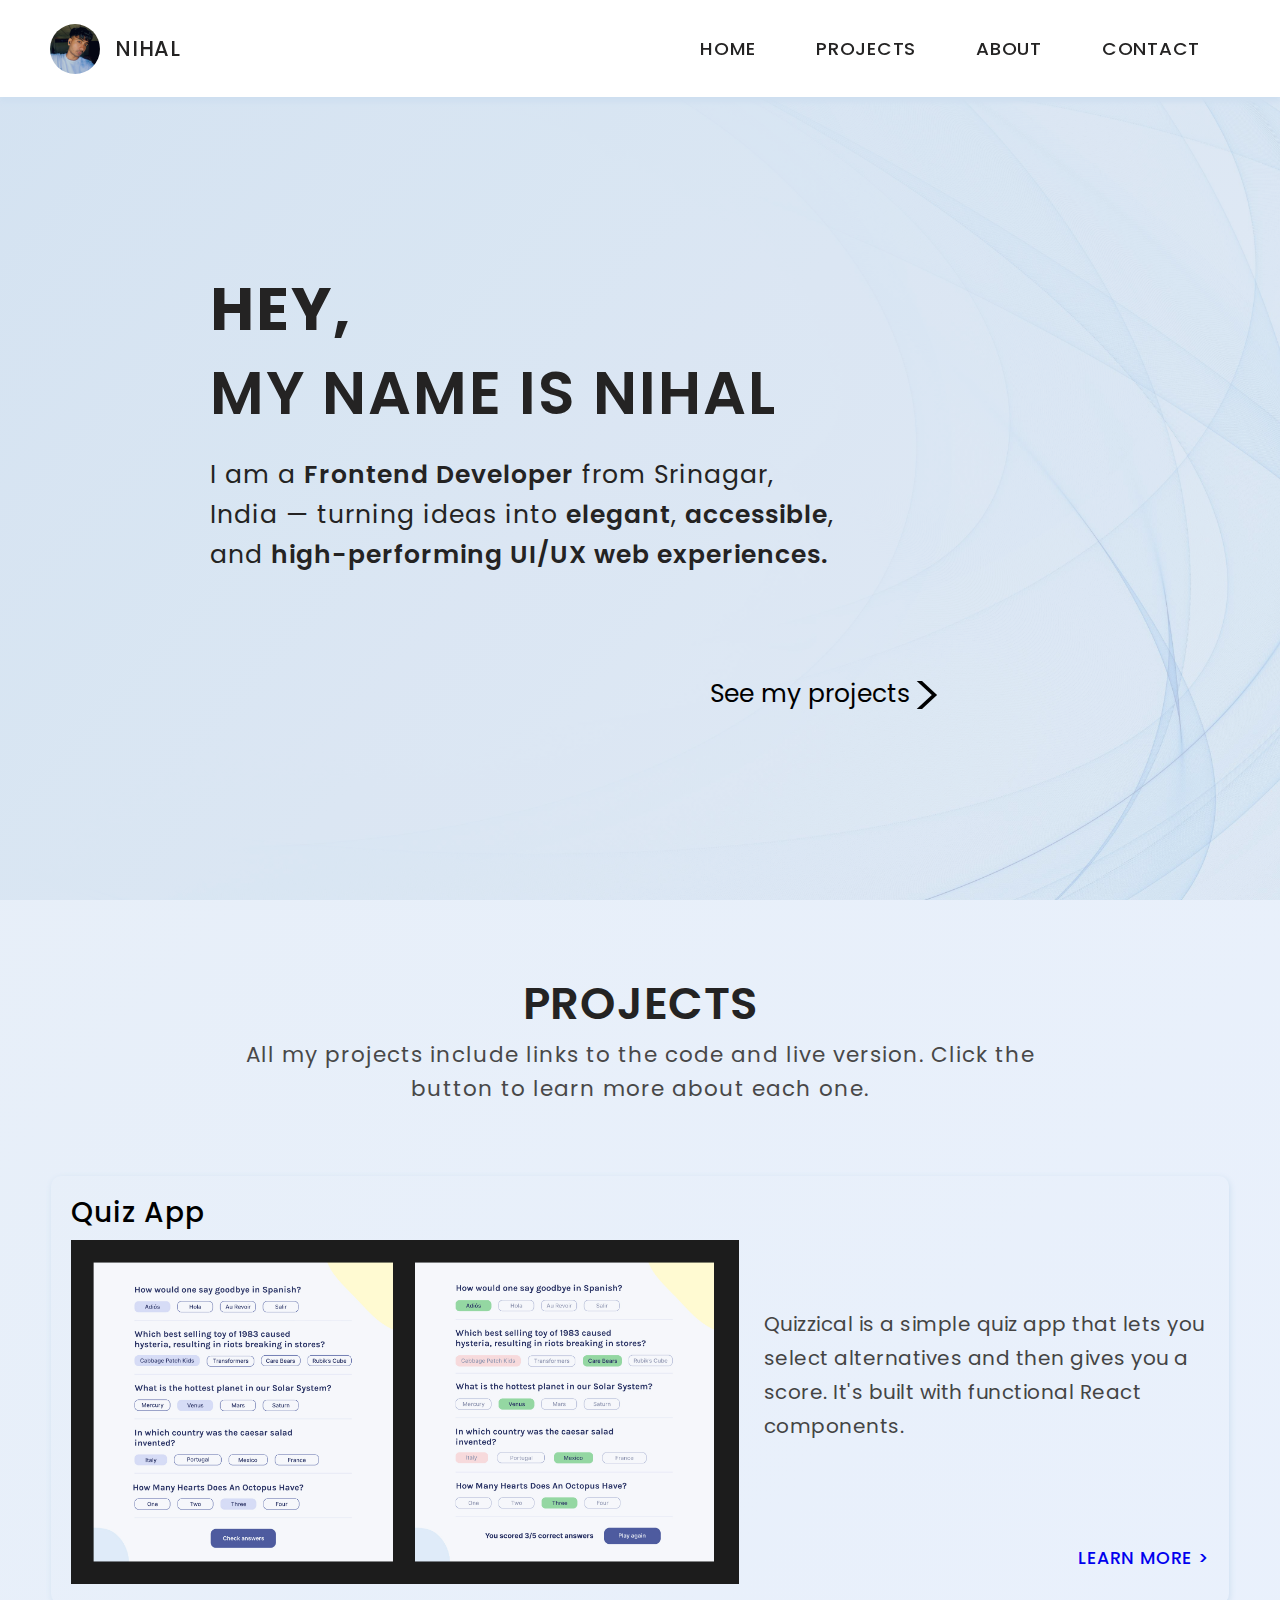
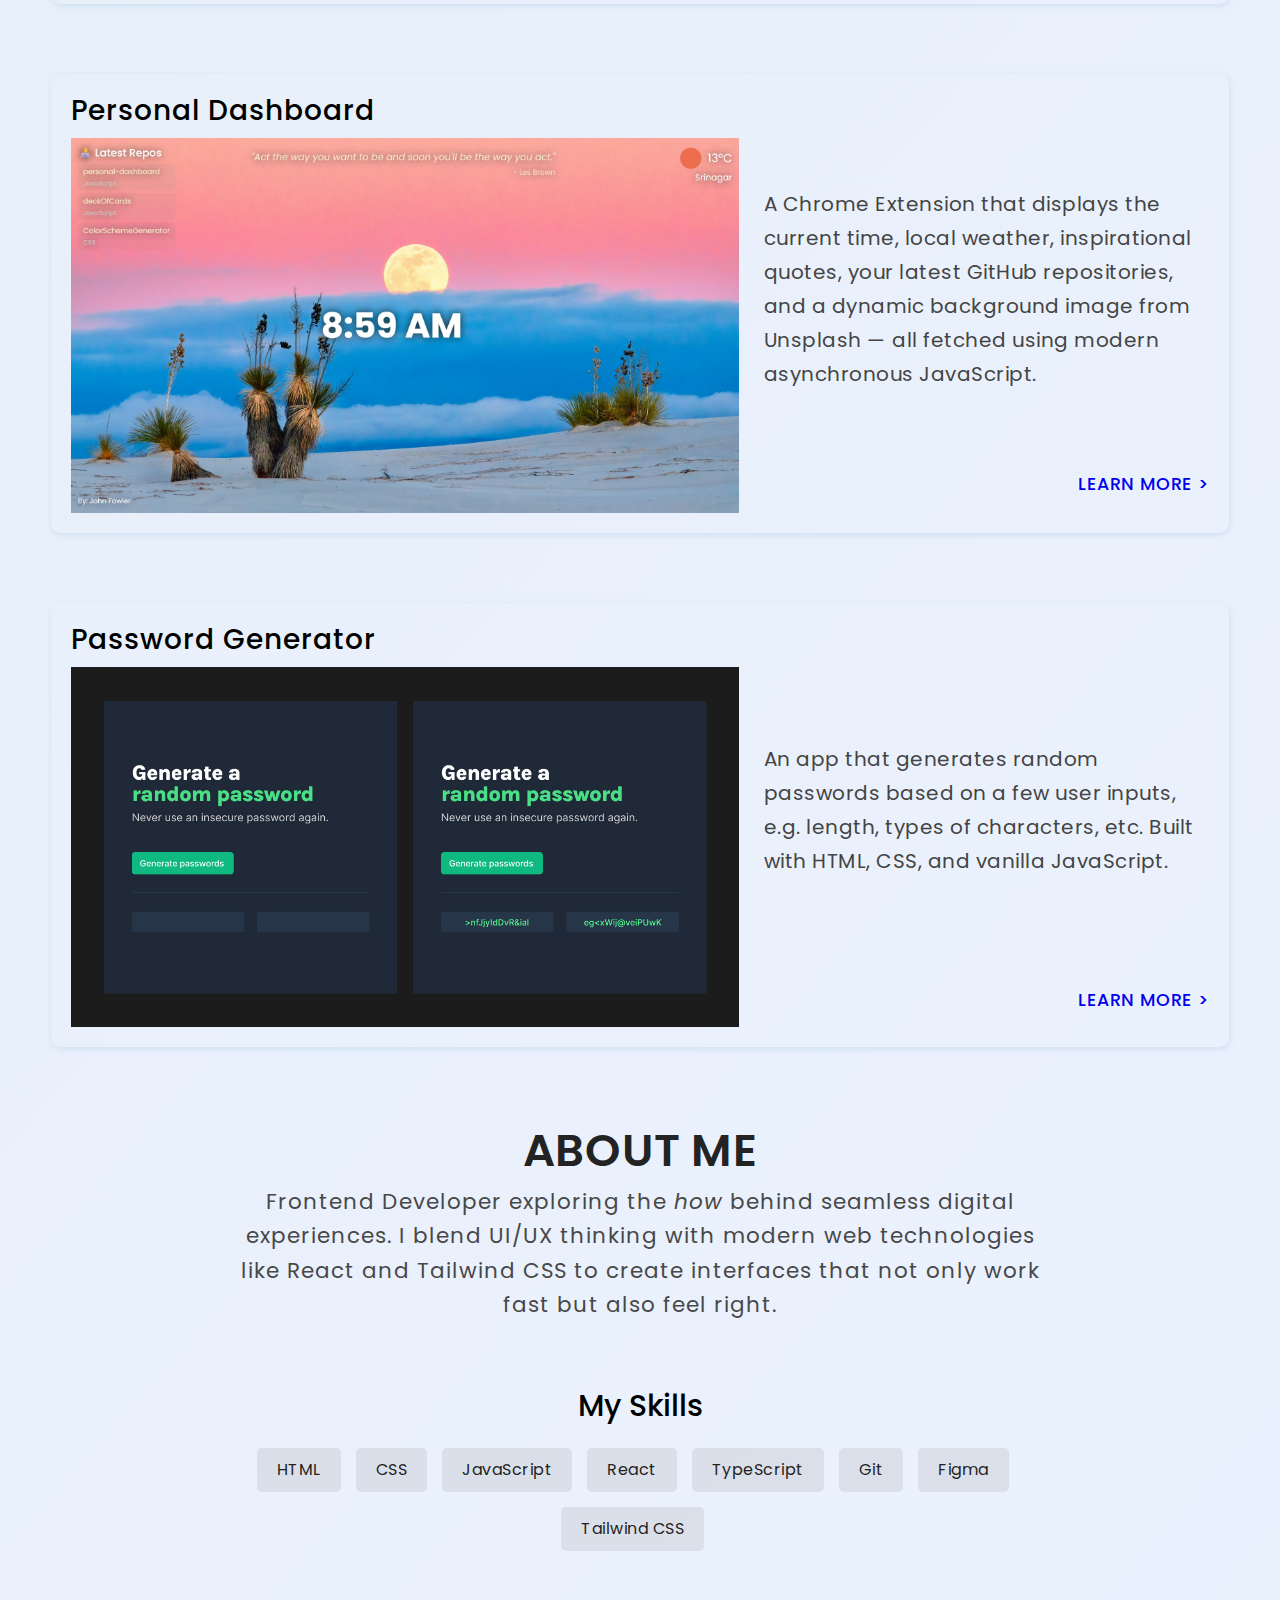
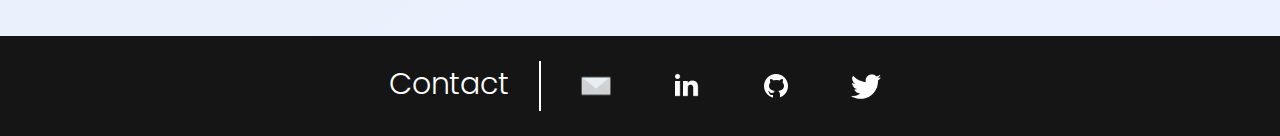
<file: index.html>
<!DOCTYPE html>
<html lang="en">

<head>
  <meta charset="UTF-8" />
  <meta name="viewport" content="width=device-width, initial-scale=1.0" />
  <meta http-equiv="X-UA-Compatible" content="ie=edge" />
  <title>Portfolio</title>
  <meta name="description" content="Portfolio Template for Developer" />

  <link rel="stylesheet" href="css/style.css" />

  <link rel="preconnect" href="https://fonts.googleapis.com">
  <link rel="preconnect" href="https://fonts.gstatic.com" crossorigin>
  <link
    href="https://fonts.googleapis.com/css2?family=Montserrat:ital,wght@0,100..900;1,100..900&family=Poppins:ital,wght@0,300;0,400;1,300&display=swap"
    rel="stylesheet">
</head>

<body>
  <header class="header">
    <div class="header__logo-container">
      <div class="header__logo-img-cont">
        <img src="./assets/img/avatar.jpg" alt="Nihal Logo Image" class="header__logo-img" />
      </div>
      <p class="header__logo-sub">Nihal</p>
    </div>
    <div id="ham-menu">
      <img src="./assets/svg/ham-menu.svg" alt="hamburger menu" class="open hm" id="menu-btn" />
    </div>
    <nav class="header__main" id="nav">
      <img src="./assets/svg/ham-menu-close.svg" alt="hamburger menu close" class="exit hm hm2" id="close-btn" />
      <ul class="header__links">
        <li>
          <a href="./index.html" class="header__link"> Home </a>
        </li>
        <li>
          <a href="./index.html#projects" class="header__link"> Projects </a>
        </li>
        <li>
          <a href="./index.html#about" class="header__link">About </a>
        </li>
        <li>
          <a href="./index.html#contact" class="header__link"> Contact </a>
        </li>
      </ul>
    </nav>
  </header>

  <section class="home-hero">
    <div class="home-hero__content">
      <h1 class="heading-primary">
        <span class="namespan">Hey,</span> My name is Nihal
      </h1>
      <p class="home-hero__info">
        I am a <strong> Frontend Developer</strong> from Srinagar, India —
        turning ideas into <strong>elegant</strong>,
        <strong>accessible</strong>, and
        <strong>high-performing UI/UX web experiences.</strong>
      </p>
      <div class="home-hero__cta">
        <a href="./#projects" class="next-section">See my projects <span class="inspan"> > </span>
        </a>
      </div>
    </div>
  </section>

  <section id="projects">
    <div class="main-container">
      <h2 class="heading heading-sec heading-sec__mb-bg">
        <span class="heading-sec__main">Projects</span>
        <span class="heading-sec__sub">
          All my projects include links to the code and live version. Click
          the button to learn more about each one.
        </span>
      </h2>

      <div class="projects__content">
        <div class="projects__row">
          <div class="projects__row-img-cont">
            <h3 class="projects__row-content-title">Quiz App</h3>
            <img src="./assets/img/quiz.jpg" alt="Software Screenshot" class="projects__row-img" loading="lazy" />
          </div>
          <div class="projects__row-content">
            <a href="./Pages/project-1.html" class="learnmore">Learn more ></a>
            <p class="projects__row-content-desc">
              Quizzical is a simple quiz app that lets you select alternatives
              and then gives you a score. It's built with functional React
              components.
            </p>
          </div>
        </div>

        <div class="projects__row">
          <div class="projects__row-img-cont">
            <h3 class="projects__row-content-title">Personal Dashboard</h3>
            <img src="./assets/img/dashboard.webp" alt="Software Screenshot" class="projects__row-img" loading="lazy" />
          </div>
          <div class="projects__row-content">
            <a href="./Pages/project-2.html" class="learnmore">Learn more ></a>
            <p class="projects__row-content-desc">
              A Chrome Extension that displays the current time, local
              weather, inspirational quotes, your latest GitHub repositories,
              and a dynamic background image from Unsplash — all fetched using
              modern asynchronous JavaScript.
            </p>
          </div>
        </div>
        <div class="projects__row">
          <div class="projects__row-img-cont">
            <h3 class="projects__row-content-title">Password Generator</h3>

            <img src="./assets/img/password.jpg" alt="Software Screenshot" class="projects__row-img" loading="lazy" />
          </div>
          <div class="projects__row-content">
            <a href="./Pages/project-3.html" class="learnmore">Learn more ></a>
            <p class="projects__row-content-desc">
              An app that generates random passwords based on a few user
              inputs, e.g. length, types of characters, etc. Built with HTML,
              CSS, and vanilla JavaScript.
            </p>
          </div>
        </div>
      </div>
    </div>
  </section>

  <section id="about" class="about">
    <div class="main-container">
      <h2 class="heading heading-sec heading-sec__mb-med">
        <span class="heading-sec__main">About Me</span>
        <span class="heading-sec__sub">
          <p>
            Frontend Developer exploring the <em>how</em> behind seamless
            digital experiences. I blend UI/UX thinking with modern web
            technologies like React and Tailwind CSS to create interfaces that
            not only work fast but also feel right.
          </p>
        </span>
      </h2>
      <div class="about__content">
        <div class="about__content-skills">
          <h3 class="about__content-title">My Skills</h3>
          <div class="skills">
            <div class="skills__skill">HTML</div>
            <div class="skills__skill">CSS</div>
            <div class="skills__skill">JavaScript</div>
            <div class="skills__skill">React</div>
            <div class="skills__skill">TypeScript</div>
            <div class="skills__skill">Git</div>
            <div class="skills__skill">Figma</div>
            <div class="skills__skill">Tailwind CSS</div>
          </div>
        </div>
      </div>
    </div>
  </section>

  <footer id="contact" class="contact">
    <div class="foot">
      <h2>Contact</h2>
      <div class="main-footer__social-cont">
        <a target="_blank" rel="noreferrer" href="mailto:nihalonly772@gmail.com" class="social-icon">
          <img class="main-footer__icon main-footer__icon--mr-none" src="./assets/img/envelope_481658.png" alt="icon"
            loading="lazy" />
        </a>
        <a target="_blank" rel="noreferrer" href="https://www.linkedin.com/feed/" class="social-icon">
          <img class="main-footer__icon" src="./assets/img/linkedin-ico.png" alt="icon" loading="lazy" />
        </a>
        <a target="_blank" rel="noreferrer" href="https://github.com/nihal1434" class="social-icon">
          <img class="main-footer__icon" src="./assets/img/github-ico.png" alt="icon" loading="lazy" />
        </a>
        <a target="_blank" rel="noreferrer" href="https://x.com/NameisKurosaki" class="social-icon">
          <img class="main-footer__icon" src="./assets/img/twitter-ico.png" alt="icon" loading="lazy" />
        </a>
      </div>
    </div>
  </footer>
  <script src="./index.js" defer></script>
</body>

</html>
</file>
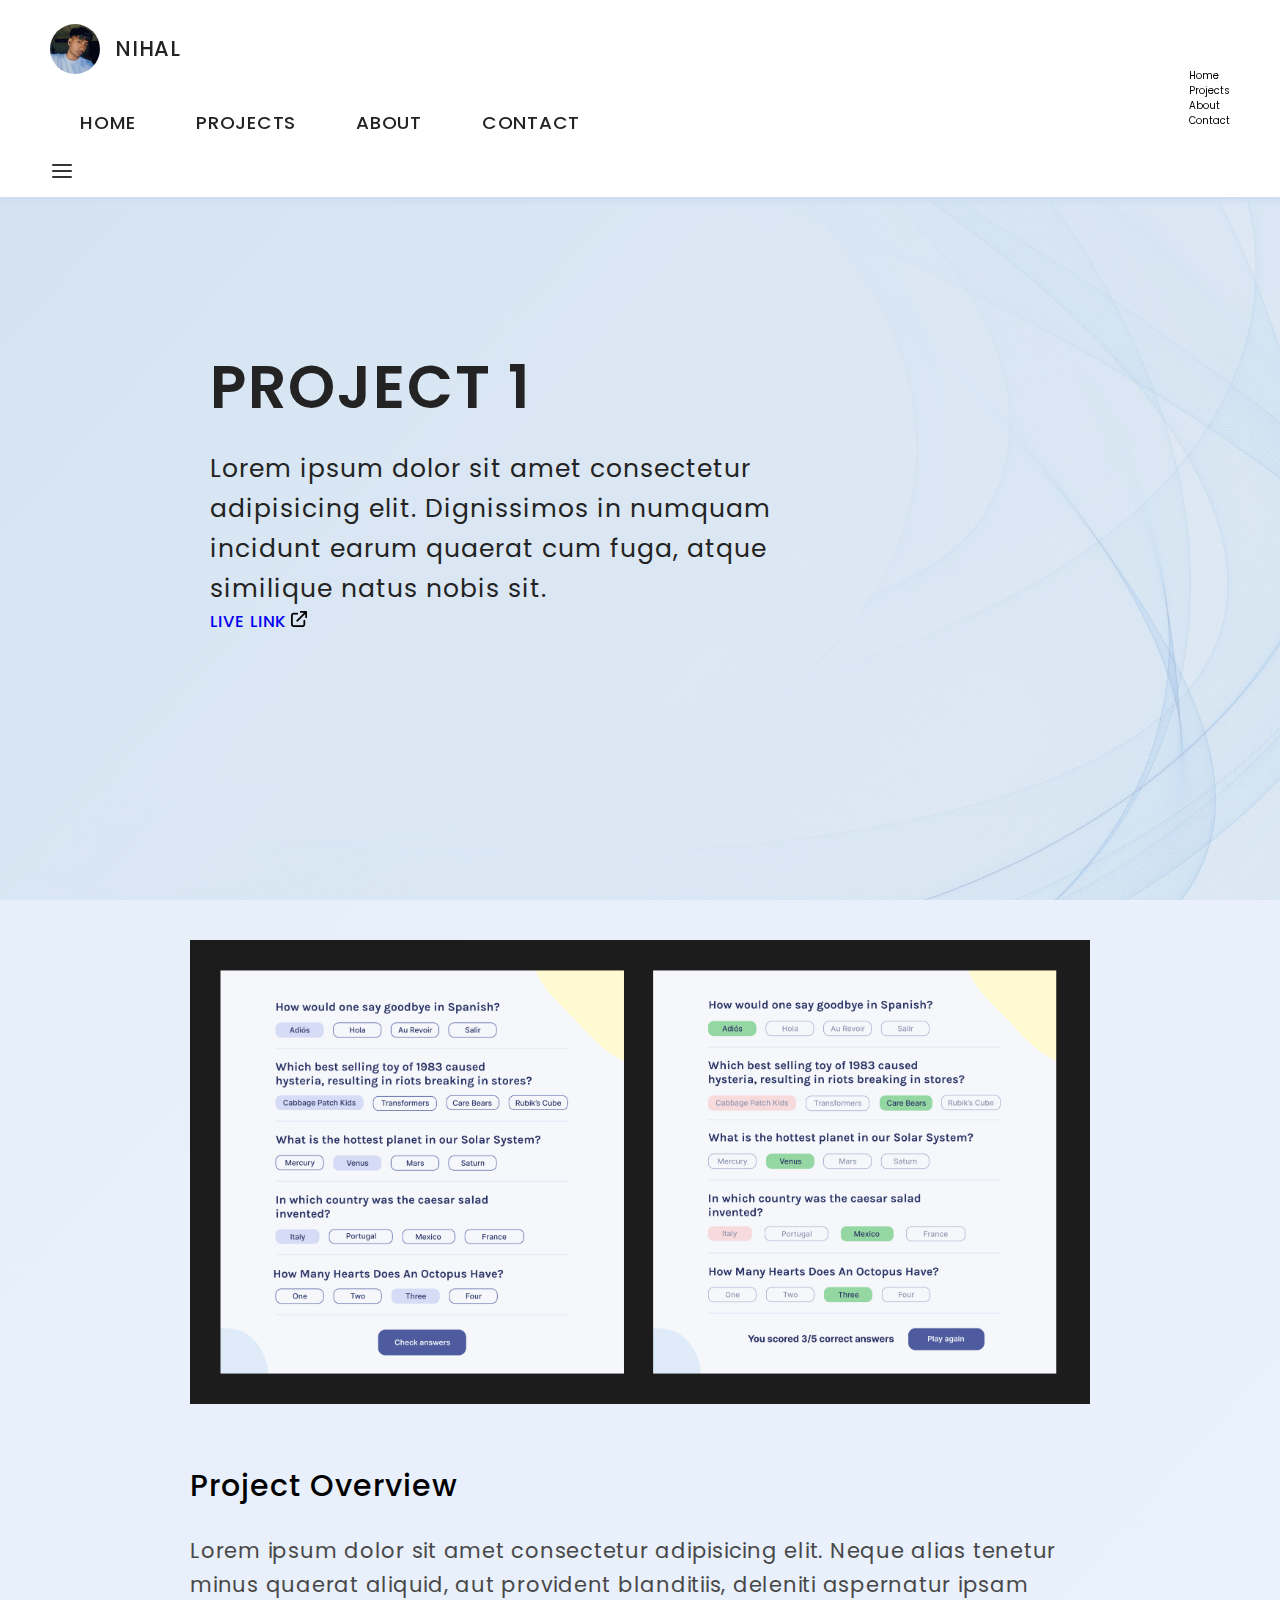
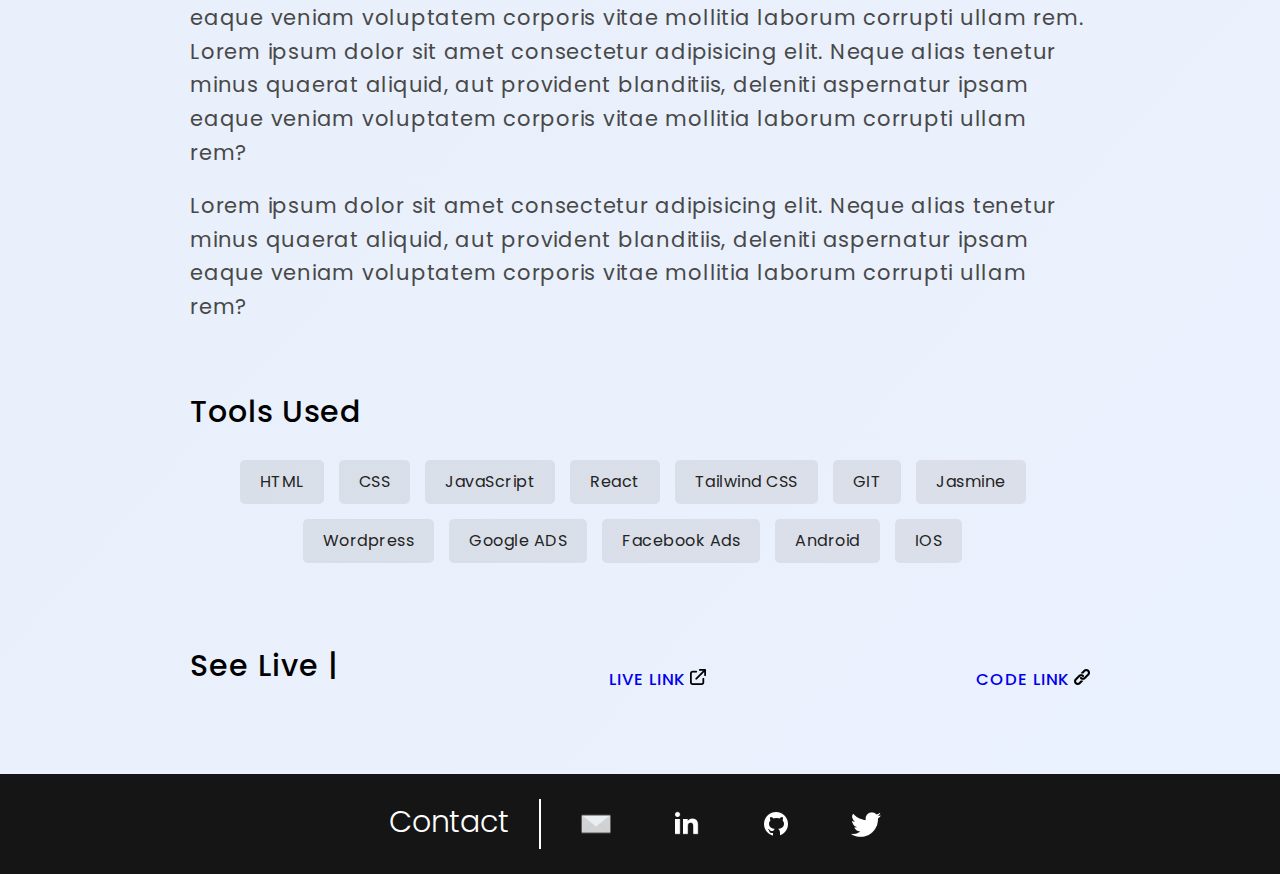
<file: Pages/project-1.html>
<!DOCTYPE html>
<html lang="en">
  <head>
    <meta charset="UTF-8" />
    <meta name="viewport" content="width=device-width, initial-scale=1.0" />
    <meta http-equiv="X-UA-Compatible" content="ie=edge" />
    <title>Case Study of Project 1</title>
    <meta name="description" content="Case study page of Project" />
    <link rel="stylesheet" href="../css/style.css" />
    <link rel="preconnect" href="https://fonts.googleapis.com" />
    <link rel="preconnect" href="https://fonts.gstatic.com" crossorigin />
    <link
      href="https://fonts.googleapis.com/css2?family=Poppins:ital,wght@0,100;0,200;0,300;0,400;0,500;0,600;0,700;0,800;0,900;1,100;1,200;1,300;1,400;1,500;1,600;1,700;1,800;1,900&display=swap"
      rel="stylesheet"
    />
  </head>
  <body>
    <header class="header">
      <div class="header__content">
        <div class="header__logo-container">
          <div class="header__logo-img-cont">
            <img
              src="../assets/img/avatar.jpg"
              alt="Ram Maheshwari Logo Image"
              class="header__logo-img"
            />
          </div>
          <span class="header__logo-sub">Nihal</span>
        </div>
        <div class="header__main">
          <ul class="header__links">
            <li class="header__link-wrapper">
              <a href="../index.html" class="header__link"> Home </a>
            </li>
            <li class="header__link-wrapper">
              <a href="../index.html#projects" class="header__link">
                Projects
              </a>
            </li>

            <li class="header__link-wrapper">
              <a href="../index.html#about" class="header__link">About </a>
            </li>

            <li class="header__link-wrapper">
              <a href="../index.html#contact" class="header__link"> Contact </a>
            </li>
          </ul>
          <div class="header__main-ham-menu-cont">
            <img
              src="../assets/svg/ham-menu.svg"
              alt="hamburger menu"
              class="header__main-ham-menu"
            />
            <img
              src="../assets/svg/ham-menu-close.svg"
              alt="hamburger menu close"
              class="header__main-ham-menu-close d-none"
            />
          </div>
        </div>
      </div>
      <div class="header__sm-menu">
        <div class="header__sm-menu-content">
          <ul class="header__sm-menu-links">
            <li class="header__sm-menu-link">
              <a href="../index.html"> Home </a>
            </li>

            <li class="header__sm-menu-link">
              <a href="../index.html#projects"> Projects </a>
            </li>

            <li class="header__sm-menu-link">
              <a href="../index.html#about"> About </a>
            </li>

            <li class="header__sm-menu-link">
              <a href="../index.html#contact"> Contact </a>
            </li>
          </ul>
        </div>
      </div>
    </header>
    <section class="home-hero">
      <div class="home-hero__content">
        <h1 class="heading-primary projecth">Project 1</h1>

        <p class="text-primary home-hero__info">
          Lorem ipsum dolor sit amet consectetur adipisicing elit. Dignissimos
          in numquam incidunt earum quaerat cum fuga, atque similique natus
          nobis sit.
          <a href="#" target="_blank" class="livelink"
            >Live Link
            <img src="../assets/img/external-link.png" class="externallink" />
          </a>
        </p>
      </div>
    </section>
    <section class="project-details">
      <div class="main-container projectc">
        <div class="project-details__content">
          <div class="project-details__showcase-img-cont">
            <img
              src="../assets/img/quiz.jpg"
              alt="Project Image"
              class="project-details__showcase-img"
            />
          </div>
          <div class="project-details__content-main">
            <div class="project-details__desc">
              <h3 class="project-details__content-title">Project Overview</h3>
              <p class="project-details__desc-para">
                Lorem ipsum dolor sit amet consectetur adipisicing elit. Neque
                alias tenetur minus quaerat aliquid, aut provident blanditiis,
                deleniti aspernatur ipsam eaque veniam voluptatem corporis vitae
                mollitia laborum corrupti ullam rem. Lorem ipsum dolor sit amet
                consectetur adipisicing elit. Neque alias tenetur minus quaerat
                aliquid, aut provident blanditiis, deleniti aspernatur ipsam
                eaque veniam voluptatem corporis vitae mollitia laborum corrupti
                ullam rem?
              </p>
              <p class="project-details__desc-para">
                Lorem ipsum dolor sit amet consectetur adipisicing elit. Neque
                alias tenetur minus quaerat aliquid, aut provident blanditiis,
                deleniti aspernatur ipsam eaque veniam voluptatem corporis vitae
                mollitia laborum corrupti ullam rem?
              </p>
            </div>
            <div class="project-details__tools-used">
              <h3 class="project-details__content-title">Tools Used</h3>
              <div class="skills">
                <div class="skills__skill">HTML</div>
                <div class="skills__skill">CSS</div>
                <div class="skills__skill">JavaScript</div>
                <div class="skills__skill">React</div>
                <div class="skills__skill">Tailwind CSS</div>
                <div class="skills__skill">GIT</div>
                <div class="skills__skill">Jasmine</div>
                <div class="skills__skill">Wordpress</div>
                <div class="skills__skill">Google ADS</div>
                <div class="skills__skill">Facebook Ads</div>
                <div class="skills__skill">Android</div>
                <div class="skills__skill">IOS</div>
              </div>
            </div>
            <div class="project-details__links">
              <h3 class="project-details__content-title">See Live |</h3>
              <a href="#" target="_blank" class="livelink"
                >Live Link
                <img src="../assets/img/external-link.png" class="externallink" />
              </a>
              <a href="#" target="_blank" class="livelink"
                >Code Link
                <img src="../assets/img/link.png" class="externallink" />
              </a>
            </div>
          </div>
        </div>
      </div>
    </section>
    <footer id="contact" class="contact">
      <div class="foot">
        <h2>Contact</h2>
        <div class="main-footer__social-cont">
          <a
            target="_blank"
            rel="noreferrer"
            href="mailto:nihalonly772@gmail.com"
            class="social-icon"
          >
            <img
              class="main-footer__icon main-footer__icon--mr-none"
              src="../assets/img/envelope_481658.png"
              alt="icon"
            />
          </a>
          <a
            target="_blank"
            rel="noreferrer"
            href="https://www.linkedin.com/feed/"
            class="social-icon"
          >
            <img
              class="main-footer__icon"
              src="../assets/img/linkedin-ico.png"
              alt="icon"
            />
          </a>
          <a
            target="_blank"
            rel="noreferrer"
            href="https://github.com/nihal1434"
            class="social-icon"
          >
            <img
              class="main-footer__icon"
              src="../assets/img/github-ico.png"
              alt="icon"
            />
          </a>
          <a
            target="_blank"
            rel="noreferrer"
            href="https://x.com/NameisKurosaki"
            class="social-icon"
          >
            <img
              class="main-footer__icon"
              src="../assets/img/twitter-ico.png"
              alt="icon"
            />
          </a>
        </div>
      </div>
    </footer>
    <script src="../index.js"></script>
  </body>
</html>
</file>
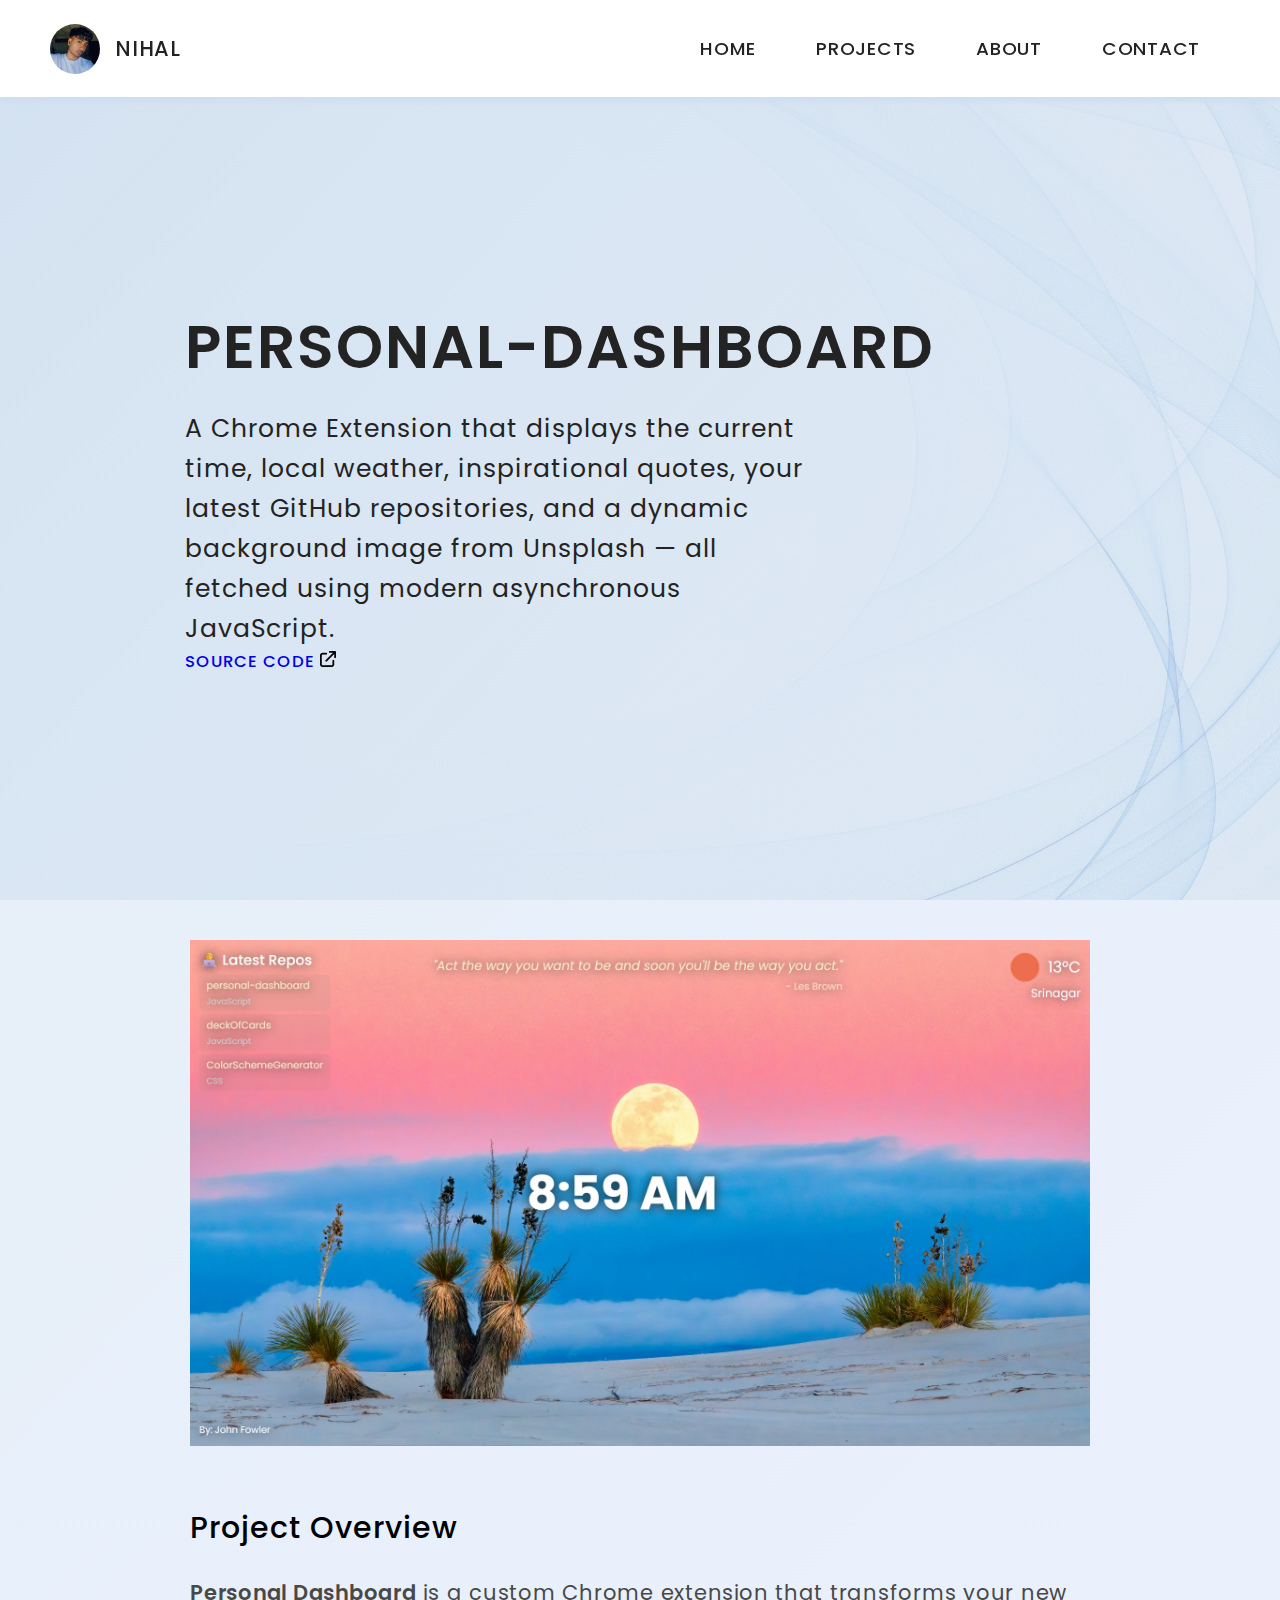
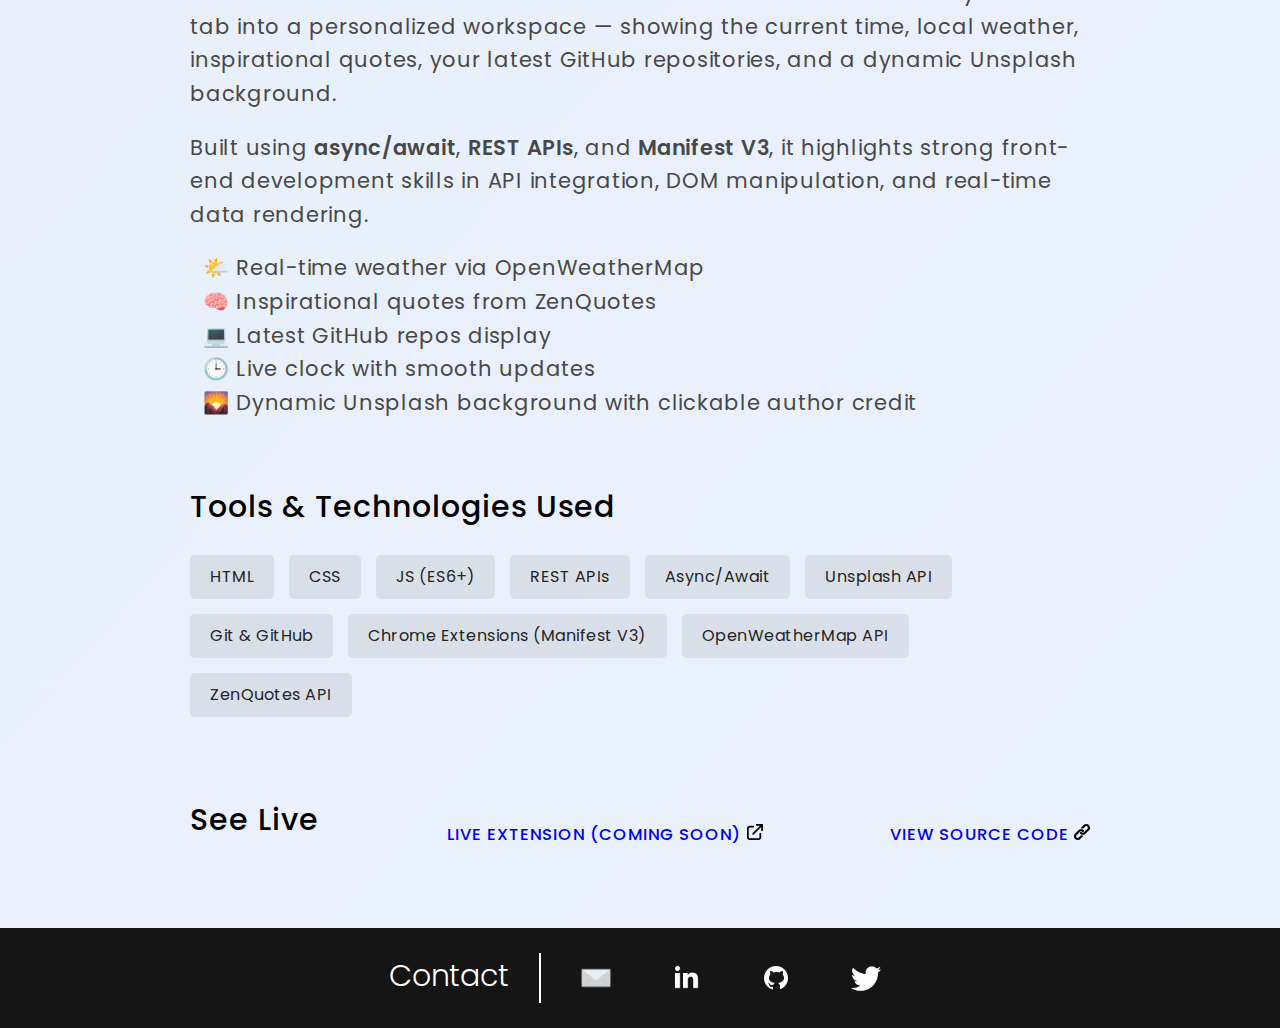
<file: Pages/project-2.html>
<!DOCTYPE html>
<html lang="en">
  <head>
    <meta charset="UTF-8" />
    <meta name="viewport" content="width=device-width, initial-scale=1.0" />
    <meta http-equiv="X-UA-Compatible" content="ie=edge" />
    <title>Case Study of Project 1</title>
    <meta name="description" content="Case study page of Project" />
    <link rel="stylesheet" href="../css/style.css" />
    <link rel="preconnect" href="https://fonts.googleapis.com" />
    <link rel="preconnect" href="https://fonts.gstatic.com" crossorigin />
    <link
      href="https://fonts.googleapis.com/css2?family=Poppins:ital,wght@0,100;0,200;0,300;0,400;0,500;0,600;0,700;0,800;0,900;1,100;1,200;1,300;1,400;1,500;1,600;1,700;1,800;1,900&display=swap"
      rel="stylesheet"
    />
  </head>
  <body>
    <header class="header">
      <div class="header__logo-container">
        <div class="header__logo-img-cont">
          <img
            src="../assets/img/avatar.jpg"
            alt="Nihal Logo Image"
            class="header__logo-img"
          />
        </div>
        <p class="header__logo-sub">Nihal</p>
      </div>
      <div id="ham-menu">
        <img
          src="../assets/svg/ham-menu.svg"
          alt="hamburger menu"
          class="open hm"
          id="menu-btn"
        />
      </div>
      <nav class="header__main" id="nav">
        <img
          src="../assets/svg/ham-menu-close.svg"
          alt="hamburger menu close"
          class="exit hm"
          id="close-btn"
        />
        <ul class="header__links">
          <li>
            <a href="../index.html" class="header__link"> Home </a>
          </li>
          <li>
            <a href="../index.html#projects" class="header__link"> Projects </a>
          </li>
          <li>
            <a href="../index.html#about" class="header__link">About </a>
          </li>
          <li>
            <a href="../index.html#contact" class="header__link"> Contact </a>
          </li>
        </ul>
      </nav>
    </header>

    <section class="home-hero">
      <div class="home-hero__content">
        <h1 class="heading-primary">personal-dashboard</h1>

        <p class="text-primary home-hero__info">
          A Chrome Extension that displays the current time, local weather,
          inspirational quotes, your latest GitHub repositories, and a dynamic
          background image from Unsplash — all fetched using modern asynchronous
          JavaScript.
          <a
            href="https://github.com/nihal1434/personal-dashboard"
            target="_blank"
            class="livelink"
          >
            Source Code
            <img src="../assets/img/external-link.png" class="externallink" />
          </a>
        </p>
      </div>
    </section>
    <section class="project-details">
      <div class="main-container projectc">
        <div class="project-details__content">
          <div class="project-details__showcase-img-cont">
            <img
              src="../assets/img/dashboard.webp"
              alt="Project Image"
              class="project-details__showcase-img"
            />
          </div>
          <div>
            <div class="project-details__desc">
              <h3 class="project-details__content-title">Project Overview</h3>

              <p class="project-details__desc-para">
                <strong>Personal Dashboard</strong> is a custom Chrome extension
                that transforms your new tab into a personalized workspace —
                showing the current time, local weather, inspirational quotes,
                your latest GitHub repositories, and a dynamic Unsplash
                background.
              </p>

              <p class="project-details__desc-para">
                Built using <strong>async/await</strong>,
                <strong>REST APIs</strong>, and <strong>Manifest V3</strong>, it
                highlights strong front-end development skills in API
                integration, DOM manipulation, and real-time data rendering.
              </p>

              <ul
                class="project-details__desc-para"
                style="margin-left: 1.25rem; line-height: 1.6"
              >
                <li>🌤️ Real-time weather via OpenWeatherMap</li>
                <li>🧠 Inspirational quotes from ZenQuotes</li>
                <li>💻 Latest GitHub repos display</li>
                <li>🕒 Live clock with smooth updates</li>
                <li>
                  🌄 Dynamic Unsplash background with clickable author credit
                </li>
              </ul>
            </div>
            <div class="project-details__tools-used">
              <h3 class="project-details__content-title">
                Tools & Technologies Used
              </h3>
              <div class="pskills">
                <div class="skills__skill">HTML</div>
                <div class="skills__skill">CSS</div>
                <div class="skills__skill">JS (ES6+)</div>
                <div class="skills__skill">REST APIs</div>
                <div class="skills__skill">Async/Await</div>
                <div class="skills__skill">Unsplash API</div>
                <div class="skills__skill">Git & GitHub</div>
                <div class="skills__skill">Chrome Extensions (Manifest V3)</div>
                <div class="skills__skill">OpenWeatherMap API</div>
                <div class="skills__skill">ZenQuotes API</div>
              </div>
            </div>

            <div class="project-details__links">
              <h3 class="project-details__content-title">See Live</h3>
                <a
                  href="https://chrome.google.com/webstore"
                  target="_blank"
                  class="livelink"
                >
                  Live Extension (Coming Soon)
                  <img
                    src="../assets/img/external-link.png"
                    class="externallink"
                  />
                </a>
                <a
                  href="https://github.com/nihal1434/personal-dashboard"
                  target="_blank"
                  class="livelink"
                >
                  View Source Code
                  <img src="../assets/img/link.png" class="externallink" />
                </a>
            </div>
          </div>
        </div>
      </div>
    </section>
    <footer id="contact" class="contact">
      <div class="foot">
        <h2>Contact</h2>
        <div class="main-footer__social-cont">
          <a
            target="_blank"
            rel="noreferrer"
            href="mailto:nihalonly772@gmail.com"
            class="social-icon"
          >
            <img
              class="main-footer__icon main-footer__icon--mr-none"
              src="../assets/img/envelope_481658.png"
              alt="icon"
            />
          </a>
          <a
            target="_blank"
            rel="noreferrer"
            href="https://www.linkedin.com/feed/"
            class="social-icon"
          >
            <img
              class="main-footer__icon"
              src="../assets/img/linkedin-ico.png"
              alt="icon"
            />
          </a>
          <a
            target="_blank"
            rel="noreferrer"
            href="https://github.com/nihal1434"
            class="social-icon"
          >
            <img
              class="main-footer__icon"
              src="../assets/img/github-ico.png"
              alt="icon"
            />
          </a>
          <a
            target="_blank"
            rel="noreferrer"
            href="https://x.com/NameisKurosaki"
            class="social-icon"
          >
            <img
              class="main-footer__icon"
              src="../assets/img/twitter-ico.png"
              alt="icon"
            />
          </a>
        </div>
      </div>
    </footer>
    <script src="../index.js"></script>
  </body>
</html>
</file>
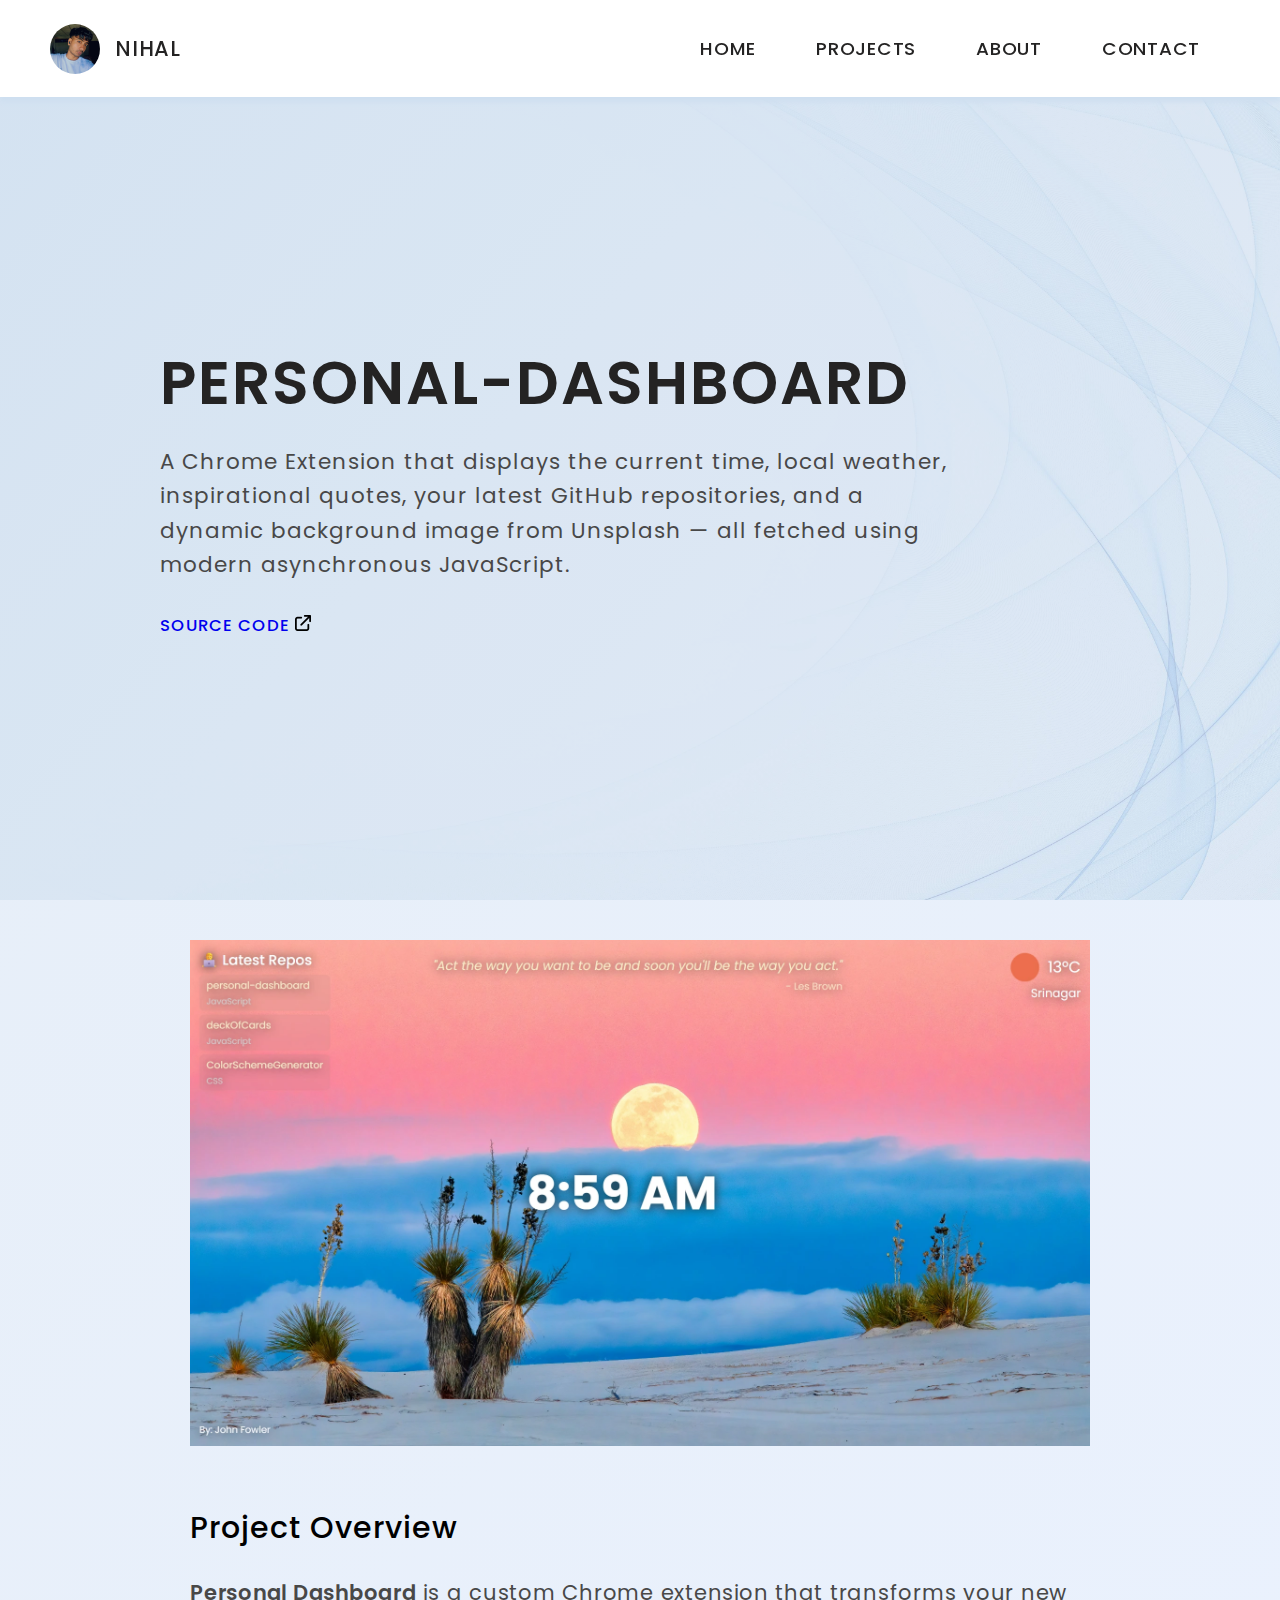
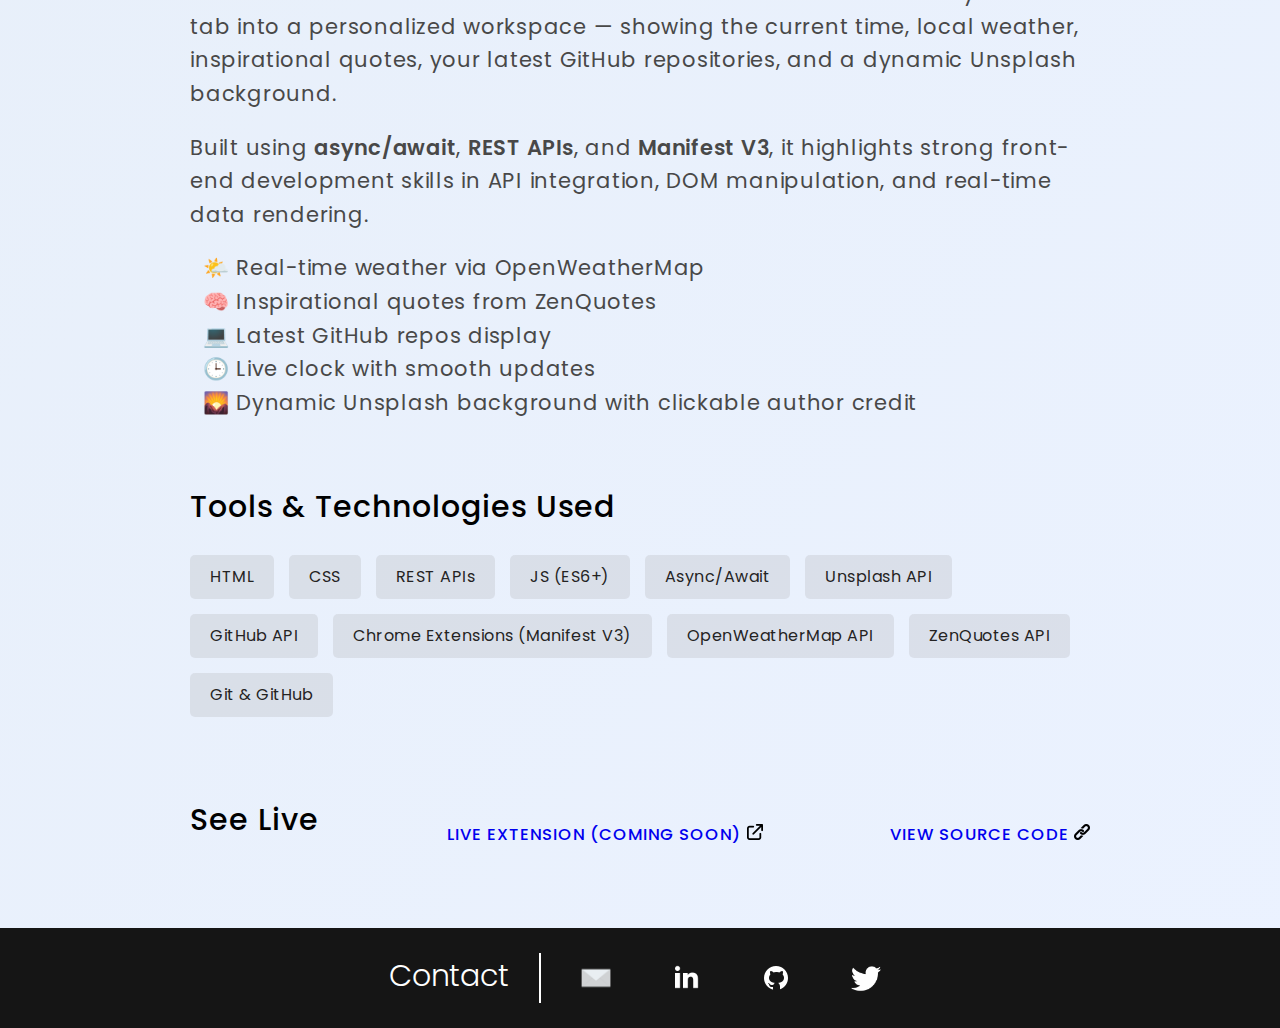
<file: Pages/project-3.html>
<!DOCTYPE html>
<html lang="en">

<head>
  <meta charset="UTF-8" />
  <meta name="viewport" content="width=device-width, initial-scale=1.0" />
  <meta http-equiv="X-UA-Compatible" content="ie=edge" />
  <title>Case Study of Project 1</title>
  <meta name="description" content="Case study page of Project" />
  <link rel="stylesheet" href="../css/style.css" />
  <link rel="preconnect" href="https://fonts.googleapis.com">
  <link rel="preconnect" href="https://fonts.gstatic.com" crossorigin>
  <link
    href="https://fonts.googleapis.com/css2?family=Montserrat:ital,wght@0,100..900;1,100..900&family=Poppins:ital,wght@0,300;0,400;1,300&display=swap"
    rel="stylesheet">
</head>

<body>
  <header class="header">
    <div class="header__logo-container">
      <div class="header__logo-img-cont">
        <img src="../assets/img/avatar.jpg" alt="Nihal Logo Image" class="header__logo-img" />
      </div>
      <p class="header__logo-sub">Nihal</p>
    </div>
    <div id="ham-menu">
      <img src="../assets/svg/ham-menu.svg" alt="hamburger menu" class="open hm" id="menu-btn" />
    </div>
    <nav class="header__main" id="nav">
      <img src="../assets/svg/ham-menu-close.svg" alt="hamburger menu close" class="exit hm" id="close-btn" />
      <ul class="header__links">
        <li>
          <a href="../index.html" class="header__link"> Home </a>
        </li>
        <li>
          <a href="../index.html#projects" class="header__link"> Projects </a>
        </li>
        <li>
          <a href="../index.html#about" class="header__link">About </a>
        </li>
        <li>
          <a href="../index.html#contact" class="header__link"> Contact </a>
        </li>
      </ul>
    </nav>
  </header>

  <section class="home-hero">
    <div class="home-hero__content">
      <h1 class="heading-primary">personal-dashboard</h1>

      <p class="project_sub">
        A Chrome Extension that displays the current time, local weather,
        inspirational quotes, your latest GitHub repositories, and a dynamic
        background image from Unsplash — all fetched using modern asynchronous
        JavaScript.
        <a href="https://github.com/nihal1434/personal-dashboard" target="_blank" class="livelinkt">
          Source Code
          <img src="../assets/img/external-link.png" class="externallink" />
        </a>
      </p>
    </div>
  </section>
  <section class="project-details">
    <div class="main-container projectc">
      <div class="project-details__content">
        <div class="project-details__showcase-img-cont">
          <img src="../assets/img/dashboard.webp" alt="Project Image" class="project-details__showcase-img" />
        </div>
        <div>
          <div class="project-details__desc">
            <h3 class="project-details__content-title">Project Overview</h3>

            <p class="project-details__desc-para">
              <strong>Personal Dashboard</strong> is a custom Chrome extension
              that transforms your new tab into a personalized workspace —
              showing the current time, local weather, inspirational quotes,
              your latest GitHub repositories, and a dynamic Unsplash
              background.
            </p>

            <p class="project-details__desc-para">
              Built using <strong>async/await</strong>,
              <strong>REST APIs</strong>, and <strong>Manifest V3</strong>, it
              highlights strong front-end development skills in API
              integration, DOM manipulation, and real-time data rendering.
            </p>

            <ul class="project-details__desc-para" style="margin-left: 1.25rem; line-height: 1.6">
              <li>🌤️ Real-time weather via OpenWeatherMap</li>
              <li>🧠 Inspirational quotes from ZenQuotes</li>
              <li>💻 Latest GitHub repos display</li>
              <li>🕒 Live clock with smooth updates</li>
              <li>
                🌄 Dynamic Unsplash background with clickable author credit
              </li>
            </ul>
          </div>
          <div class="project-details__tools-used">
            <h3 class="project-details__content-title">
              Tools & Technologies Used
            </h3>
            <div class="pskills">
              <div class="skills__skill">HTML</div>
              <div class="skills__skill">CSS</div>
              <div class="skills__skill">REST APIs</div>
              <div class="skills__skill">JS (ES6+)</div>
              <div class="skills__skill">Async/Await</div>
              <div class="skills__skill">Unsplash API</div>
              <div class="skills__skill">GitHub API</div>
              <div class="skills__skill">Chrome Extensions (Manifest V3)</div>
              <div class="skills__skill">OpenWeatherMap API</div>
              <div class="skills__skill">ZenQuotes API</div>
              <div class="skills__skill">Git & GitHub</div>
            </div>
          </div>

          <div class="project-details__links">
            <h3 class="project-details__content-title">See Live</h3>
            <a href="https://chrome.google.com/webstore" target="_blank" class="livelink">
              Live Extension (Coming Soon)
              <img src="../assets/img/external-link.png" class="externallink" />
            </a>
            <a href="https://github.com/nihal1434/personal-dashboard" target="_blank" class="livelink">
              View Source Code
              <img src="../assets/img/link.png" class="externallink" />
            </a>
          </div>
        </div>
      </div>
    </div>
  </section>
  <footer id="contact" class="contact">
    <div class="foot">
      <h2>Contact</h2>
      <div class="main-footer__social-cont">
        <a target="_blank" rel="noreferrer" href="mailto:nihalonly772@gmail.com" class="social-icon">
          <img class="main-footer__icon main-footer__icon--mr-none" src="../assets/img/envelope_481658.png"
            alt="icon" />
        </a>
        <a target="_blank" rel="noreferrer" href="https://www.linkedin.com/feed/" class="social-icon">
          <img class="main-footer__icon" src="../assets/img/linkedin-ico.png" alt="icon" />
        </a>
        <a target="_blank" rel="noreferrer" href="https://github.com/nihal1434" class="social-icon">
          <img class="main-footer__icon" src="../assets/img/github-ico.png" alt="icon" />
        </a>
        <a target="_blank" rel="noreferrer" href="https://x.com/NameisKurosaki" class="social-icon">
          <img class="main-footer__icon" src="../assets/img/twitter-ico.png" alt="icon" />
        </a>
      </div>
    </div>
  </footer>
  <script src="../index.js"></script>
</body>

</html>
</file>
<file: css/style.css>
/*
0 - 600px:      Phone
600 - 900px:    Tablet portrait
900 - 1200px:   Tablet landscape
[1200 - 1800] is where our normal styles apply
1800px + :      Big desktop
$breakpoint arguement choices:
- phone
- tab-port
- tab-land
- big-desktop

Inside media queries 1em is always 16px i.e 1em = 16px at every screen size only inside media queries

WHY DOES NESTING CSS CLASSES WORK HERE??????

*/

*,
*::after,
*::before {
  margin: 0;
  padding: 0;
  box-sizing: inherit;
  font-family: inherit;
}

html {
  background: #e6eef7;
  background: linear-gradient(132deg, #e6eef7 0%, #ebf2ff 100%);
  font-size: 62.5%;
  scroll-behavior: smooth;
}

body {
  box-sizing: border-box;
  position: relative;
  line-height: 1.5;
  font-family: "Poppins", sans-serif;
  overflow-x: hidden;
  overflow-y: scroll;
}

a {
  text-decoration: none;
  color: inherit;
}

li {
  list-style: none;
}

a:focus {
  outline: none;
}

.header {
  position: fixed;
  width: 100%;
  z-index: 1;
  background: #ffffff;
  box-shadow: 0 5px 5px #cedff0;
  overflow: hidden;
  display: flex;
  align-items: center;
  justify-content: space-between;
  padding: 1rem 5rem;
}

.header__logo-container {
  display: flex;
  align-items: center;
  cursor: pointer;
  color: #242323;
  transition: color .3s;
  margin: 1.35rem 0;
}

.header__logo-container:hover {
  color: #1E90FF;
}

.hm {
  display: none;
}

.header__logo-img-cont {
  width: 5rem;
  height: 5rem;
  border-radius: 50px;
  overflow: hidden;
  margin-right: 1.5rem;
  background: #7ebaf5;
}

.header__logo-img {
  width: 100%;
  height: 100%;
  object-fit: cover;
  object-position: center;
  display: block;
}

.header__logo-sub {
  font-size: 2.1rem;
  text-transform: uppercase;
  font-weight: 500;
  letter-spacing: .75px;
}

.header__links {
  display: flex;
}

.header__link {
  padding: 2.2rem 3rem;
  display: inline-block;
  font-size: 1.85rem;
  color: #242323;
  text-transform: uppercase;
  letter-spacing: .75px;
  font-weight: 500;
  transition: color .3s;
}

.header__link:hover {
  color: #1E90FF;
}

.heading-primary {
  padding-top: 8rem;
  font-weight: 600;
  font-size: 6rem;
  text-transform: uppercase;
  letter-spacing: 2px;
  text-align: left;
  line-height: 1.4;
  margin-bottom: 2rem;
}

.namespan {
  display: block;
  font-weight: 700;
}

.home-hero {
  position: relative;
  color: #242323;
  height: 100svh;
  width: 100vw;
  display: flex;
  align-items: center;
  justify-content: center;
}

.home-hero::before {
  content: "";
  position: absolute;
  inset: 0;
  background:
    linear-gradient(132deg, #cedff0, #d4e0f0b3),
    url("/assets/img/bg2.jpg") no-repeat center center/cover;
  opacity: .75;
  z-index: -1;
}

.home-hero__content {
  margin-left: -16rem;
}

.inspan {
  top: -65%;
  right: -16%;
  position: absolute;
  font-weight: 300;
  font-size: 6rem;
}

.home-hero__info {
  color: #242323;
  font-size: 2.5rem;
  max-width: 70rem;
  padding-right: 7rem;
  letter-spacing: 1px;
  line-height: 1.6;
}

.home-hero__cta {
  text-align: end;
  padding-top: 10rem;
}

.heading-sec__mb-bg {
  margin-bottom: 7rem;
}

.heading-sec__mb-med {
  margin-bottom: 6rem;
}

.heading-sec__main {
  color: #242323;
  font-weight: 600;
  display: block;
  font-size: 4.5rem;
  text-transform: uppercase;
  letter-spacing: .75px;
  text-align: left;
  position: relative;
  text-align: center;
}

.project-details__desc-para {
  color: #484848;
  letter-spacing: .75px;
  font-size: 2.1rem;
  font-weight: 400;
  margin: auto;
  line-height: 1.6;
  margin-bottom: 2rem;
  display: block;
  text-align: left;
}

.heading-sec__sub {
  display: block;
  text-align: center;
  color: #484848;
  letter-spacing: 1px;
  font-size: 2.15rem;
  font-weight: 400;
  max-width: 80rem;
  margin: auto;
  line-height: 1.6;
}

.project_sub {
  display: block;
  text-align: start;
  color: #484848;
  letter-spacing: 1px;
  font-size: 2.15rem;
  font-weight: 400;
  max-width: 80rem;
  margin: auto;
  line-height: 1.6;
}

.heading-sm {
  font-size: 2.2rem;
  text-transform: uppercase;
  letter-spacing: 1px;
}


.main-container {
  max-width: 120rem;
  margin: auto;
  width: 92%;
  padding-top: 7rem;
}

.foot {
  display: flex;
  gap: 3rem;
}

.foot h2 {
  color: #fff;
  font-size: 3rem;
  font-weight: 300;
  margin: 0;
  border-right: 2px solid white;
  padding-right: 3rem;
}

.next-section {
  font-size: 2.5rem;
  color: #000000;
  position: relative;
  display: inline-block;
}

.learnmore {
  font-size: 1.75rem;
  letter-spacing: 1px;
  color: #0000EE;
  text-transform: uppercase;
  font-weight: 500;
  position: absolute;
  top: 90%;
  right: 0%;
}

.livelink,
.livelinkt {
  display: block;
  font-size: 1.65rem;
  letter-spacing: 1px;
  color: #0000EE;
  text-transform: uppercase;
  font-weight: 500;
}

.livelinkt {
  margin-top: 3rem;
}

.learnmore:hover,
.livelink:hover,
.livelinkt:hover {
  color: #1E90FF;
}

.externallink {
  width: 16px;
}

.lm {
  position: relative;
}

.next-section::after {
  content: '';
  position: absolute;
  left: 50%;
  bottom: -10%;
  width: 0;
  height: 3px;
  background-color: #242323;
  transform: translateX(-50%);
  transition: width 0.3s ease;
}

.next-section:hover {
  color: #242323;
}

.next-section:hover::after {
  width: 100%;
}

.-hero__cta span {
  font-size: 7rem;
  font-weight: 200;
  position: absolute;
  top: -90%;
  right: -25%;
}

.sec-pad {
  padding: 7rem 0;
  padding-bottom: 10rem;
}

.d-none {
  display: none;
}

strong {
  font-weight: 600;
}

.about__content {
  text-align: center;
  display: grid;
  grid-template-columns: 1fr;
  grid-gap: 10rem;
}

.about__content-title {
  font-weight: 500;
  font-size: 3rem;
  margin-bottom: 2rem;
}

.about {
  padding-bottom: 7rem;
}

.projects__row {
  display: grid;
  grid-template-columns: 1.5fr 1fr;
  grid-gap: 2.5rem;
  box-shadow: 1px 2px 6px #cedff0;
  padding: 2em;
  margin-bottom: 7rem;
  border-radius: 1em;
}

.projects__row:last-child {
  margin-bottom: 0;
}

.projects__row-img-cont {
  overflow: hidden;
}

.projects__row-img {
  width: 100%;
  display: block;
  object-fit: cover;
}

.projects__row-content {
  padding: 0;
  display: flex;
  align-items: center;
  position: relative;
}

.projects__row-content-title {
  font-weight: 500;
  font-size: 2.8rem;
  letter-spacing: 1px;
  line-height: 1.2;
  margin-bottom: 1rem;
}

.projects__row-content-desc {
  margin-bottom: 3rem;
  font-size: 2rem;
  color: #444;
  max-width: 60rem;
  line-height: 1.7;
  letter-spacing: .5px;
  text-align: start;
}

.contact {
  display: flex;
  justify-content: center;
  padding: 2.5em;
  background-color: #151515;
  backdrop-filter: blur(10px);
  background-position: center;
}


.project-details__content {
  padding: 4rem 0 3rem;
  max-width: 90rem;
  margin: auto;
  margin-bottom: 3rem;
}

.project-details__content-title,
.project-details__content-title-last {
  font-size: 3rem;
  font-weight: 500;
  letter-spacing: 1px;
  line-height: 1.2;
}

.project-details__content-title {
  margin-bottom: 3rem;
}


.project-details__showcase-img-cont {
  width: 100%;
  margin-bottom: 6rem;
}

.project-details__showcase-img {
  width: 100%;
}

.project-details__tools-used,
.project-details__desc {
  margin-bottom: 7rem;
}

.project-details__tools-used-list {
  display: flex;
  flex-wrap: wrap;
}

.project-details__tools-used-item {
  padding: 1rem 2rem;
  margin-bottom: 1.5rem;
  margin-right: 1.5rem;
  font-size: 1.6rem;
  background: #99999933;
  border-radius: 5px;
  font-weight: 600;
  color: #777;
}

.project-details__links {
  display: flex;
  align-items: center;
  justify-content: space-between;
}

.links {
  display: flex;
  width: 50%;
  justify-content: space-between;
}


.main-footer__short-desc {
  margin-top: 2rem;
  color: #eee;
  font-size: 1.5rem;
  line-height: 1.7;
}

.main-footer__social-cont {
  margin: 0;
  display: flex;
  gap: 4rem;
  justify-content: center;
}

.main-footer__social-cont a {
  display: flex;
  gap: 2rem;
  color: white;
  padding: 1rem 1rem;
  font-weight: 200;
}

.main-footer__icon {
  width: 3rem;
}

.main-footer__icon--mr-none {
  margin-right: 0;
}

.main-footer__lower {
  padding: 4rem 0;
  border-top: 1px solid #444;
  color: #eee;
  font-size: 1.2rem;
  text-align: left;
}

.main-footer__lower a {
  text-decoration: underline;
  font-weight: bold;
  margin-left: 2px;
}

.pskills {
  justify-content: start;
  display: flex;
  flex-wrap: wrap;
}

.skills {
  justify-content: center;
  display: flex;
  flex-wrap: wrap;
}

.about__content-skills {
  max-width: 80rem;
  margin: 0 auto;
}

.skills__skill {
  padding: 1rem 2rem;
  margin-bottom: 1.5rem;
  margin-right: 1.5rem;
  font-size: 1.6rem;
  background: #99999933;
  border-radius: 5px;
  font-weight: 400;
  color: #242323;
  letter-spacing: .5px;
}

.skills__skill:hover {
  background-color: #76b5f5;
}

.social-icon:hover,
.social-icon:active,
.social-icon:focus {
  background-color: #444;
  border-radius: 5px;
}

.projectc {
  margin-top: 0;
  padding-top: 0;
}

@media only screen and (min-width: 112.5em) {
  html {
    font-size: 65%;
  }
}

@media only screen and (max-width: 75em) {
  html {
    font-size: 59%;
  }
}

@media only screen and (max-width: 56.25em) {
  html {
    font-size: 56%;
  }

  .hm {
    display: none;
  }

  .exit {
    display: none;
  }

  .home-hero::before {
    background:
      linear-gradient(132deg, rgba(206, 225, 244, 0.7), rgba(222, 233, 247, 0.7)),
      url("/assets/img/bg1.jpg") no-repeat center center/cover;
  }

  .projects__row {
    grid-template-columns: 1fr;
    grid-gap: 2rem;
    margin-bottom: 7rem;
  }

  .home-hero__cta {
    padding-top: 7rem;
  }

  .learnmore {
    font-size: 1.65rem;
    top: 85%;
  }

  .sec-pad {
    padding: 4rem 0;
  }

  .heading-sec__mb-bg {
    margin-bottom: 4rem;
  }

  .header__logo-img-cont {
    width: 4.5rem;
    height: 4.5rem;
    margin-right: 1.2rem;
  }

  .projects__row {
    text-align: left;
  }

  .header {
    padding: 0 2rem;
  }

  .header__link {
    padding: 3rem 1.8rem;
  }

  .heading-primary {
    padding-top: 6rem;
    margin: 0;
    line-height: 1.4;
    margin-bottom: 1.5rem;
  }

  .heading-sec__mb-med {
    text-align: start;
  }

  .heading-sec__main {
    margin-bottom: .5rem;
    text-align: start;
  }

  .about__content-title {
    text-align: start;
  }

  .skills {
    justify-content: flex-start;
    width: 90%;
  }

  .heading-sec__sub {
    font-size: 2rem;
    text-align: start;
  }

  .project_sub {
    font-size: 2rem;
  }

  .project-details__desc-para {
    font-size: 1.95rem;
  }

  .main-footer__lower {
    padding: 3.5rem 0;
  }

  .main-footer__social-cont {
    width: 100%;
    gap: 0rem;
    justify-content: space-between;
    padding: 0;
  }

  .foot {
    width: 100%;
    display: flex;
    gap: 2rem;
    justify-content: space-between;
    align-items: center;
  }

  .home-hero__content {
    margin-left: 0;
  }

  .foot h2 {
    font-size: 2.5rem;
    font-weight: 200;
    border-right: 1px solid white;
    padding-right: 1rem;
  }

  .main-footer__icon {
    width: 3rem;
    height: 3rem;
  }

  .open {
    width: 3em;
  }

  .contact {
    padding: 1em;
    justify-content: space-between;
  }

  .about__content {
    grid-template-columns: 1fr;
    grid-gap: 8rem;
  }

  .home-hero {
    width: 100svw;
    height: 100svh;
  }

  .project-details__tools-used,
  .project-details__desc {

    margin-bottom: 5rem;
  }
}

@media only screen and (max-width: 37.5em) {
  .hm {
    display: unset;
  }

  .header__logo-sub {
    font-size: 2rem;
  }

  .heading-sec__main {
    text-align: start;
  }

  .namespan {
    font-size: 5.5rem;
  }

  .heading-primary {
    font-size: 4.5rem;
  }

  .project-cs-hero {
    height: unset;
    min-height: unset;
  }

  .project-details__content-title,
  .project-details__content-title-last {
    font-size: 2.5rem;
  }

  .home-hero {
    width: 100vw;
    height: 100svh;
    padding: 0rem;
  }

  .heading-primary {
    width: 90%;
  }

  .home-hero__content {
    margin-top: 4rem;
    width: 92%;
  }

  .home-hero__info {
    width: 90%;
    padding: 0;
    font-size: 2.2rem;
  }

  .about__content-title {
    font-size: 2.5rem;
    text-align: start;
  }

  .foot h2 {
    display: none;
  }

  .skills {
    width: unset;
  }

  .home-hero__cta {
    padding-right: 3rem;
    padding-top: 8rem;
  }

  .project-cs-hero__content {
    padding: 19rem 0 13rem 0;
    margin: auto;
    position: static;
    transform: translate(0, 0);
  }

  .heading-sec__sub {
    font-size: 1.95rem;
  }

  .learnmore {
    font-style: 1.5rem;
    top: 87%;
  }

  .foot {
    gap: 1rem;
  }

  nav {
    position: fixed;
    top: 0;
    right: 0;
    width: 100vw;
    flex-direction: column;
    display: flex;
    display: none;
    margin-top: .5rem;
    border-bottom: 3px solid #e6eef7;
  }

  .exit {
    display: unset;
    width: 3.25em;
    float: right;
    margin: 1.52em;
    margin-right: 1.75em;
    cursor: pointer;
    align-self: flex-end;
  }

  .header__links a {
    display: block;
    text-decoration: none;
    padding: 2.5rem 3rem;
    color: #333;
    text-align: center;
    background-color: #ffffff;
    border-top: 2px solid #e6eef7;
    font-weight: 500;
    text-transform: uppercase;
    letter-spacing: 2px;
    transition: color .3s;
  }

  .header__link:hover {
    font-size: 1.9rem;
    color: #1E90FF;
    background-color: #c2d9f2;
  }

  .header__links {
    flex-direction: column;
  }

  .project-details__links {
    align-items: start;
    flex-direction: column;
    gap: 2rem;
  }

}

@keyframes wheel {
  to {
    opacity: 0;
    top: 27px;
  }
}

@-webkit-keyframes wheel {
  to {
    opacity: 0;
    top: 27px;
  }
}

.open-nav {
  display: flex;
}

.menu-btn {
  display: none;
}
</file>
